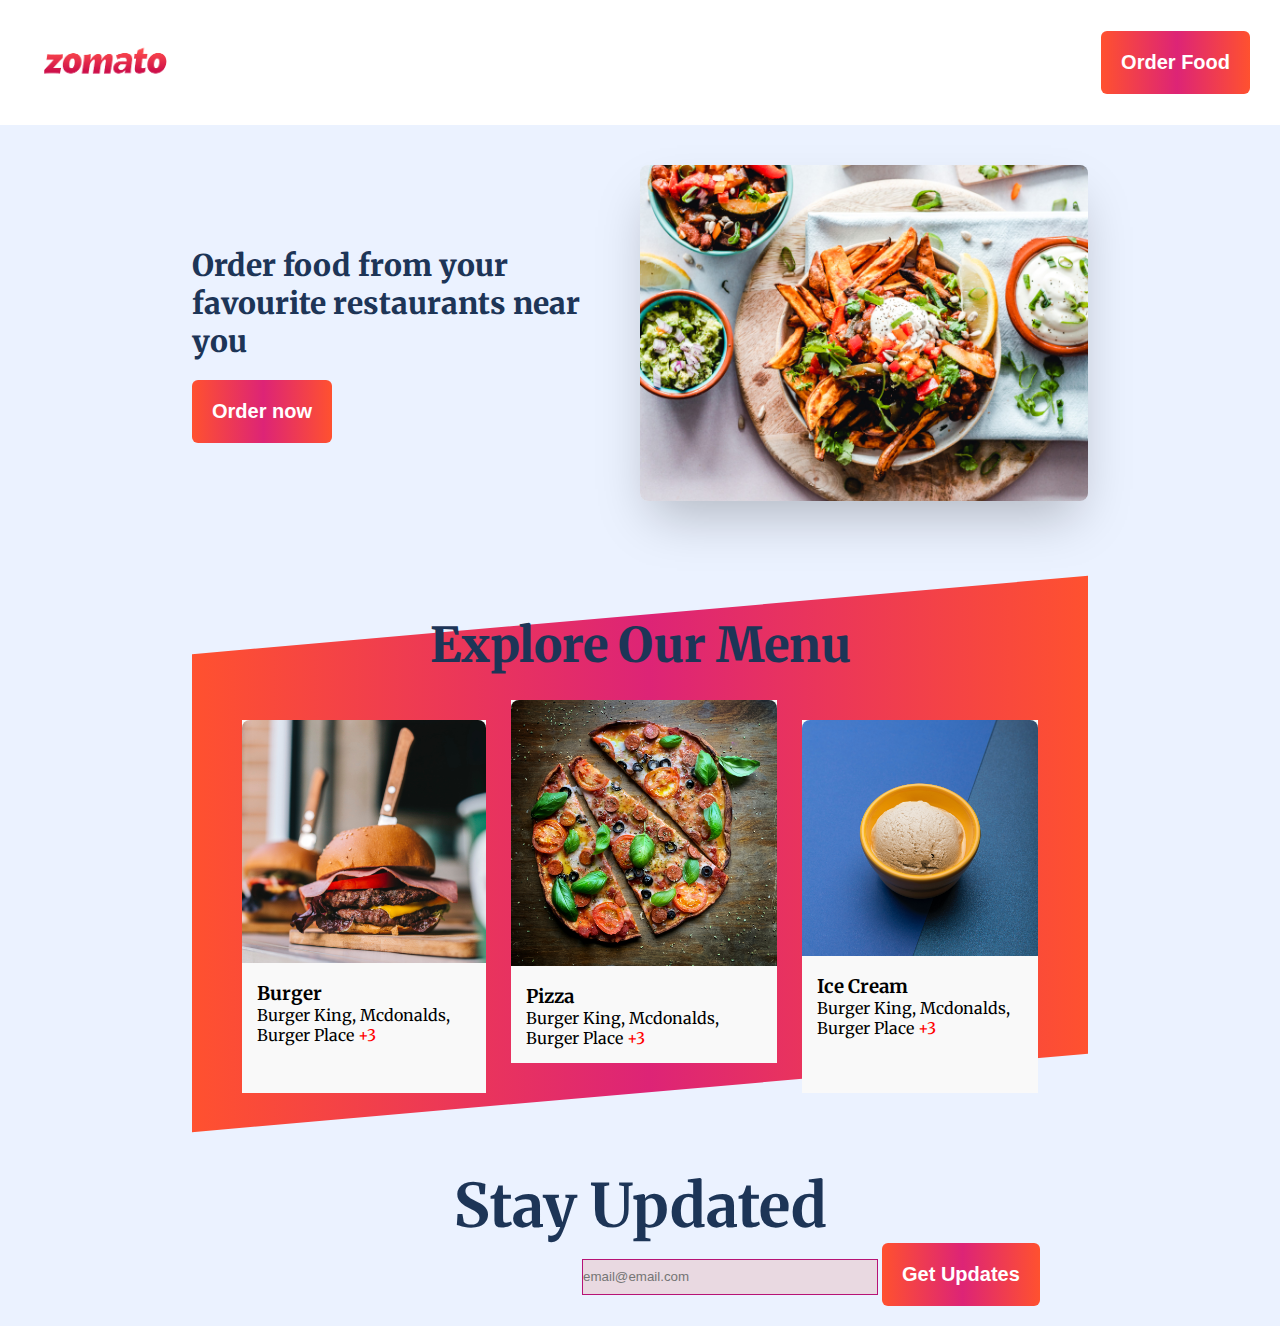
<file: index.html>
<!DOCTYPE html>
<html lang="en">

<head>
    <meta charset="UTF-8">
    <meta http-equiv="X-UA-Compatible" content="IE=edge">
    <meta name="viewport" content="width=device-width, initial-scale=1.0">
    <link rel="preconnect" href="https://fonts.googleapis.com">
    <link rel="preconnect" href="https://fonts.gstatic.com" crossorigin>
    <link
        href="https://fonts.googleapis.com/css2?family=Bitter&family=Merriweather:ital,wght@0,300;0,400;0,700;0,900;1,300;1,400;1,700;1,900&family=Roboto:wght@500&family=Sigmar&display=swap"
        rel="stylesheet">
    <link rel="stylesheet" href="zomato.css">
    <title>Zomato clone</title>
</head>

<body>

    <!-- ****************** Header ****************** -->

    <header>
        <nav class="navbar">
            <div class="navbar__brand">
                <img src="logo.png" alt="Logo" class="navbar__logo">
            </div>
            <div class="navbar__nav__items">
                <button class="button__primary">Order Food</button>
            </div>
        </nav>
    </header>

    <!-- ****************** section ****************** -->

    <main class="container">
        <section class="hero__container">
            <div class="hero__image__container">
                <img src="hero.jpg" alt="hero image" class="hero__image">
            </div>
            <div class="hero__description">
                <h1 class="text">
                    Order food from your favourite restaurants near you
                </h1>
                <button class="button__primary">Order now</button>
            </div>
        </section>

        <br>
        <br>
        <br>
        <br>

        <!-- ****************** explore menu ****************** -->

        <section class="explore__menu__container">
            <h1 class="explore__menu__text">Explore Our Menu</h1>
            <div class="explore__menu__gradient__bg"></div>
            <div class="explore__menu__lists">

                <!-- burger -->

                <div class="food__card">
                    <div class="food__card__image__container">
                        <img src="burger.jpg" alt="burger" class="food__image">
                        <div class="food__card__description">
                            <h3 class="food__title">Burger</h3>
                            <p>Burger King, Mcdonalds, Burger Place <span style="color: red;">+3</span></p>
                        </div>
                    </div>
                </div>

                <!-- pizza -->

                <div class="food__card" id="pizza__card">
                    <div class="food__card__image__container">
                        <img src="pizza.jpg" alt="burger" class="food__image">
                        <div class="food__card__description">
                            <h3 class="food__title">Pizza</h3>
                            <p>Burger King, Mcdonalds, Burger Place <span style="color: red;">+3</span></p>
                        </div>
                    </div>
                </div>

                <!-- ice cream -->

                <div class="food__card">
                    <div class="food__card__image__container">
                        <img src="iceCream.jpg" alt="burger" class="food__image">
                        <div class="food__card__description">
                            <h3 class="food__title">Ice Cream</h3>
                            <p>Burger King, Mcdonalds, Burger Place <span style="color: red;">+3</span></p>
                        </div>
                    </div>
                </div>
            </div>
        </section>

        <!-- stay updated section -->

        <section class="stay___updated__section__container">
            <div class="stay__updated__text">
                <h1>Stay Updated</h1>
            </div>
            <div class="stay___updated__section__button__container">
                <input class="get__updates__input" type="text" name="" placeholder="email@email.com">
                <button class="button__primary">Get Updates</button>
            </div>
            </div>


        </section>

    </main>


</body>

</html>
</file>
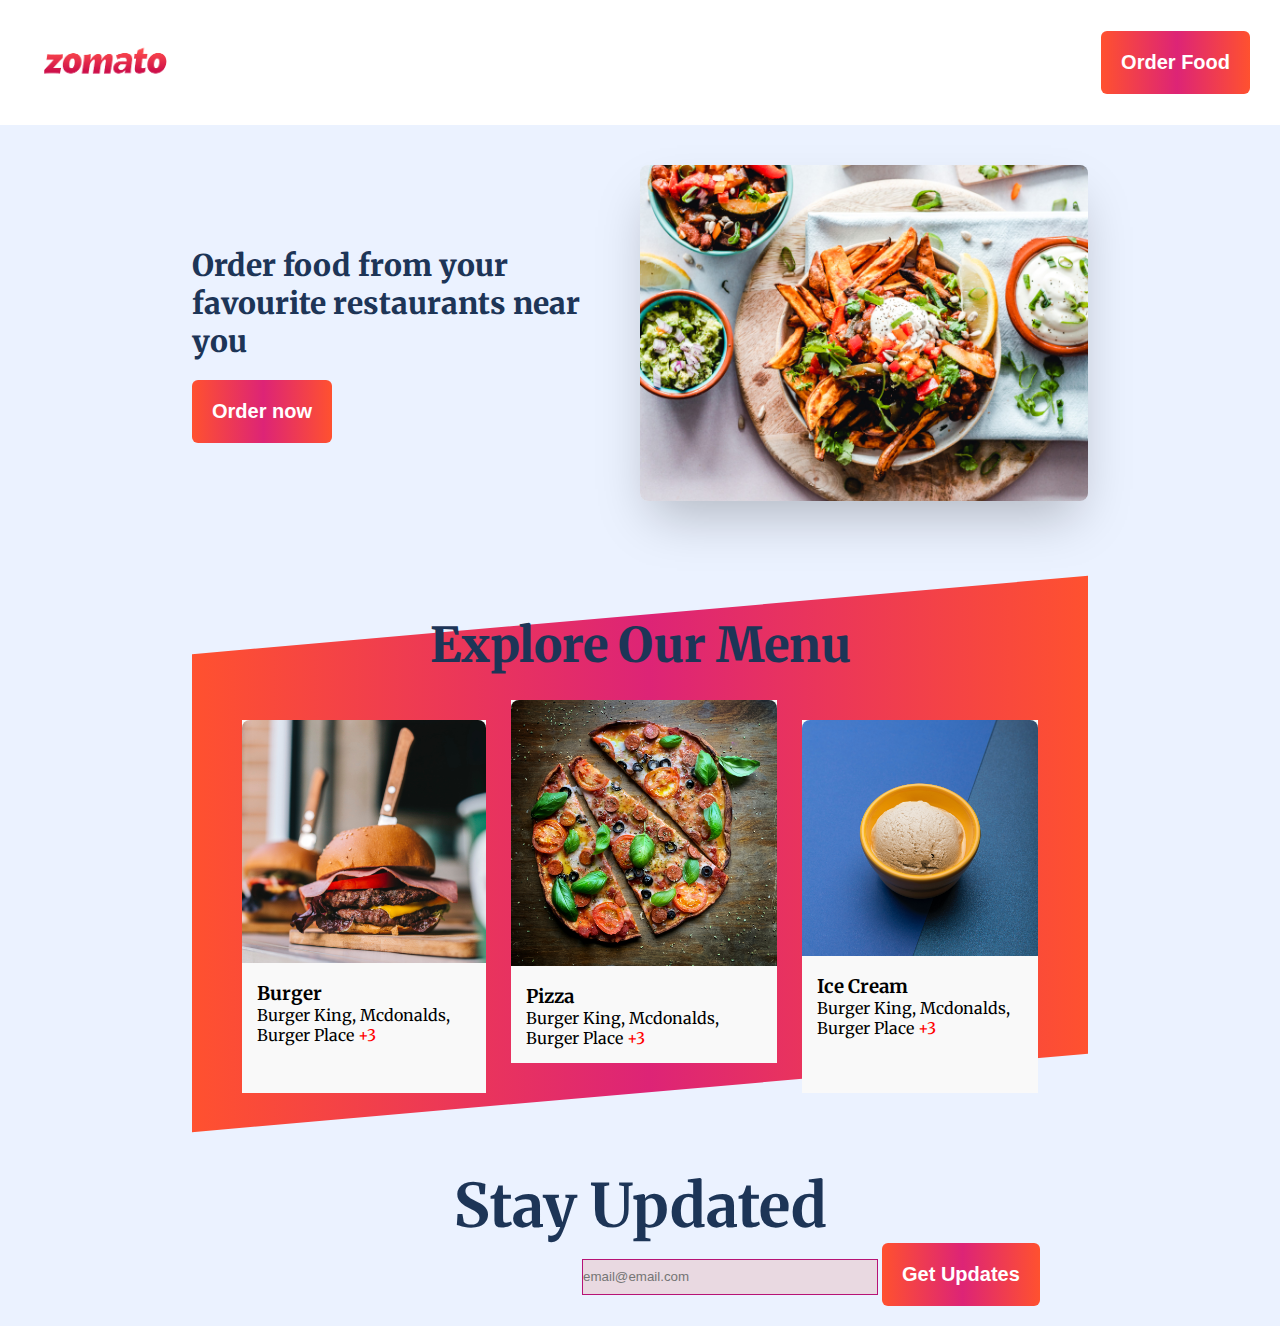
<file: zomato.html>
<!DOCTYPE html>
<html lang="en">

<head>
    <meta charset="UTF-8">
    <meta http-equiv="X-UA-Compatible" content="IE=edge">
    <meta name="viewport" content="width=device-width, initial-scale=1.0">
    <link rel="preconnect" href="https://fonts.googleapis.com">
    <link rel="preconnect" href="https://fonts.gstatic.com" crossorigin>
    <link
        href="https://fonts.googleapis.com/css2?family=Bitter&family=Merriweather:ital,wght@0,300;0,400;0,700;0,900;1,300;1,400;1,700;1,900&family=Roboto:wght@500&family=Sigmar&display=swap"
        rel="stylesheet">
    <link rel="stylesheet" href="zomato.css">
    <title>Zomato clone</title>
</head>

<body>

    <!-- ****************** Header ****************** -->

    <header>
        <nav class="navbar">
            <div class="navbar__brand">
                <img src="logo.png" alt="Logo" class="navbar__logo">
            </div>
            <div class="navbar__nav__items">
                <button class="button__primary">Order Food</button>
            </div>
        </nav>
    </header>

    <!-- ****************** section ****************** -->

    <main class="container">
        <section class="hero__container">
            <div class="hero__image__container">
                <img src="hero.jpg" alt="hero image" class="hero__image">
            </div>
            <div class="hero__description">
                <h1 class="text">
                    Order food from your favourite restaurants near you
                </h1>
                <button class="button__primary">Order now</button>
            </div>
        </section>

        <br>
        <br>
        <br>
        <br>

        <!-- ****************** explore menu ****************** -->

        <section class="explore__menu__container">
            <h1 class="explore__menu__text">Explore Our Menu</h1>
            <div class="explore__menu__gradient__bg"></div>
            <div class="explore__menu__lists">

                <!-- burger -->

                <div class="food__card">
                    <div class="food__card__image__container">
                        <img src="burger.jpg" alt="burger" class="food__image">
                        <div class="food__card__description">
                            <h3 class="food__title">Burger</h3>
                            <p>Burger King, Mcdonalds, Burger Place <span style="color: red;">+3</span></p>
                        </div>
                    </div>
                </div>

                <!-- pizza -->

                <div class="food__card" id="pizza__card">
                    <div class="food__card__image__container">
                        <img src="pizza.jpg" alt="burger" class="food__image">
                        <div class="food__card__description">
                            <h3 class="food__title">Pizza</h3>
                            <p>Burger King, Mcdonalds, Burger Place <span style="color: red;">+3</span></p>
                        </div>
                    </div>
                </div>

                <!-- ice cream -->

                <div class="food__card">
                    <div class="food__card__image__container">
                        <img src="iceCream.jpg" alt="burger" class="food__image">
                        <div class="food__card__description">
                            <h3 class="food__title">Ice Cream</h3>
                            <p>Burger King, Mcdonalds, Burger Place <span style="color: red;">+3</span></p>
                        </div>
                    </div>
                </div>
            </div>
        </section>

        <!-- stay updated section -->

        <section class="stay___updated__section__container">
            <div class="stay__updated__text">
                <h1>Stay Updated</h1>
            </div>
            <div class="stay___updated__section__button__container">
                <input class="get__updates__input" type="text" name="" placeholder="email@email.com">
                <button class="button__primary">Get Updates</button>
            </div>
            </div>


        </section>

    </main>


</body>

</html>
</file>
<file: zomato.css>
* {
    margin: 0;
    padding: 0;
}

/**************************** Mobile view ****************************/

body {
    font-family: 'Merriweather', serif;
    background-color: #ebf2ff;
}


.navbar {
    display: flex;
    align-items: center;
    justify-content: space-around;
    background-color: #fff;
}


.navbar__brand {
    width: 100px;
}


.navbar__logo {
    width: 100%;
}


.button__primary {
    background-image: linear-gradient(to right, #ff512f 0%, #dd2476 51%, #ff512f 100%);
    color: #fff;
    border: none;
    padding: 12px;
    border-radius: 6px;
    font-weight: 600;
}


.button__primary:hover {
    border: 2px solid #FF6767;
    cursor: pointer;
}


.container {
    max-width: 100%;
    padding: 20px;
    margin: 0 auto;
}

.hero__image__container {
    width: 100%;
}

.hero__image {
    width: 100%;
    border-radius: 8px;
    box-shadow: 0 25px 50px -12px rgb(0 0 0 / 25%);
}

.text {
    font-weight: 800;
    font-size: 30px;
    margin: 20px 0;
    color: #1d3557;
}


.food__card__description {
    padding: 15px;
}

.food__card {
    background-color: #F9F9F9;
}


.food__card__image__container {
    width: 100%;
}


.food__image {
    width: 100%;
    border-radius: 8px 8px 0 0; 
}

.explore__menu__text {
    margin-top: 30px;
    margin-bottom: 20px;
    text-align: center;
    font-size: 30px;
    font-weight: 800;
    color: #1d3557;
}

/**************************** ipad view ****************************/

@media (min-width: 768px) {

    .navbar {
        justify-content: space-between;
        padding: 10px 30px;
    }

    .hero__container {
        margin-top: 20px;
        display: flex;
        flex-direction: row-reverse;
        align-items: center;
    }

    .explore__menu__lists {
        margin-top: 45px;
        display: flex;
        gap: 15px;
        padding: 0 50px;
    }

    #pizza__card {
        margin-top: -20px;
        margin-bottom: 30px;
    }

    .explore__menu__gradient__bg {
        position: absolute;
        top: 0;
        left: 0;
        width: 100%;
        height: 100%;
        background-image: linear-gradient(to right, #ff512f 0%, #dd2476 51%, #ff512f 100%);
        z-index: -3;
        transform: skewY(-5deg);
    }

    .explore__menu__container {
        position: relative;
    }

    .stay__updated__section__container {
        align-items: center;
        padding: 20px;
    }

    .stay__updated__text {
        text-align: center;
        font-weight: 900;
        font-size: 30px;
        padding-top: 75px;
        color: #1d3557;
    }

    .get__updates__input {
        width: 294px;
        height: 25px;
        background-color: #e9d9e1;
        border: 1px solid #B71375;
    }
    .stay___updated__section__button__container {
        padding-left: 239px;
    }
}


/**************************** desktop view ****************************/

@media (min-width: 1024px) {
    .container {
        max-width: 70%;
    }

    .navbar__brand {
        width: 150px;

    }

    .button__primary {
        padding: 20px;
        font-size: 20px;
        font-weight: 600;
    }

    .hero__description {
        width: 100%;
    }

    .hero__text {
        font-size: 50px;
    }

    .explore__menu__lists {
        gap: 25px;
    }

    .explore__menu__text {
        font-size: 48px;
    }

    .get__updates__input {
        width: 294px;
        height: 34px;
        background-color: #e9d9e1;
        border: 1px solid #B71375;
    }

    .stay___updated__section__button__container {
        padding-left: 390px;
    }
}
</file>
